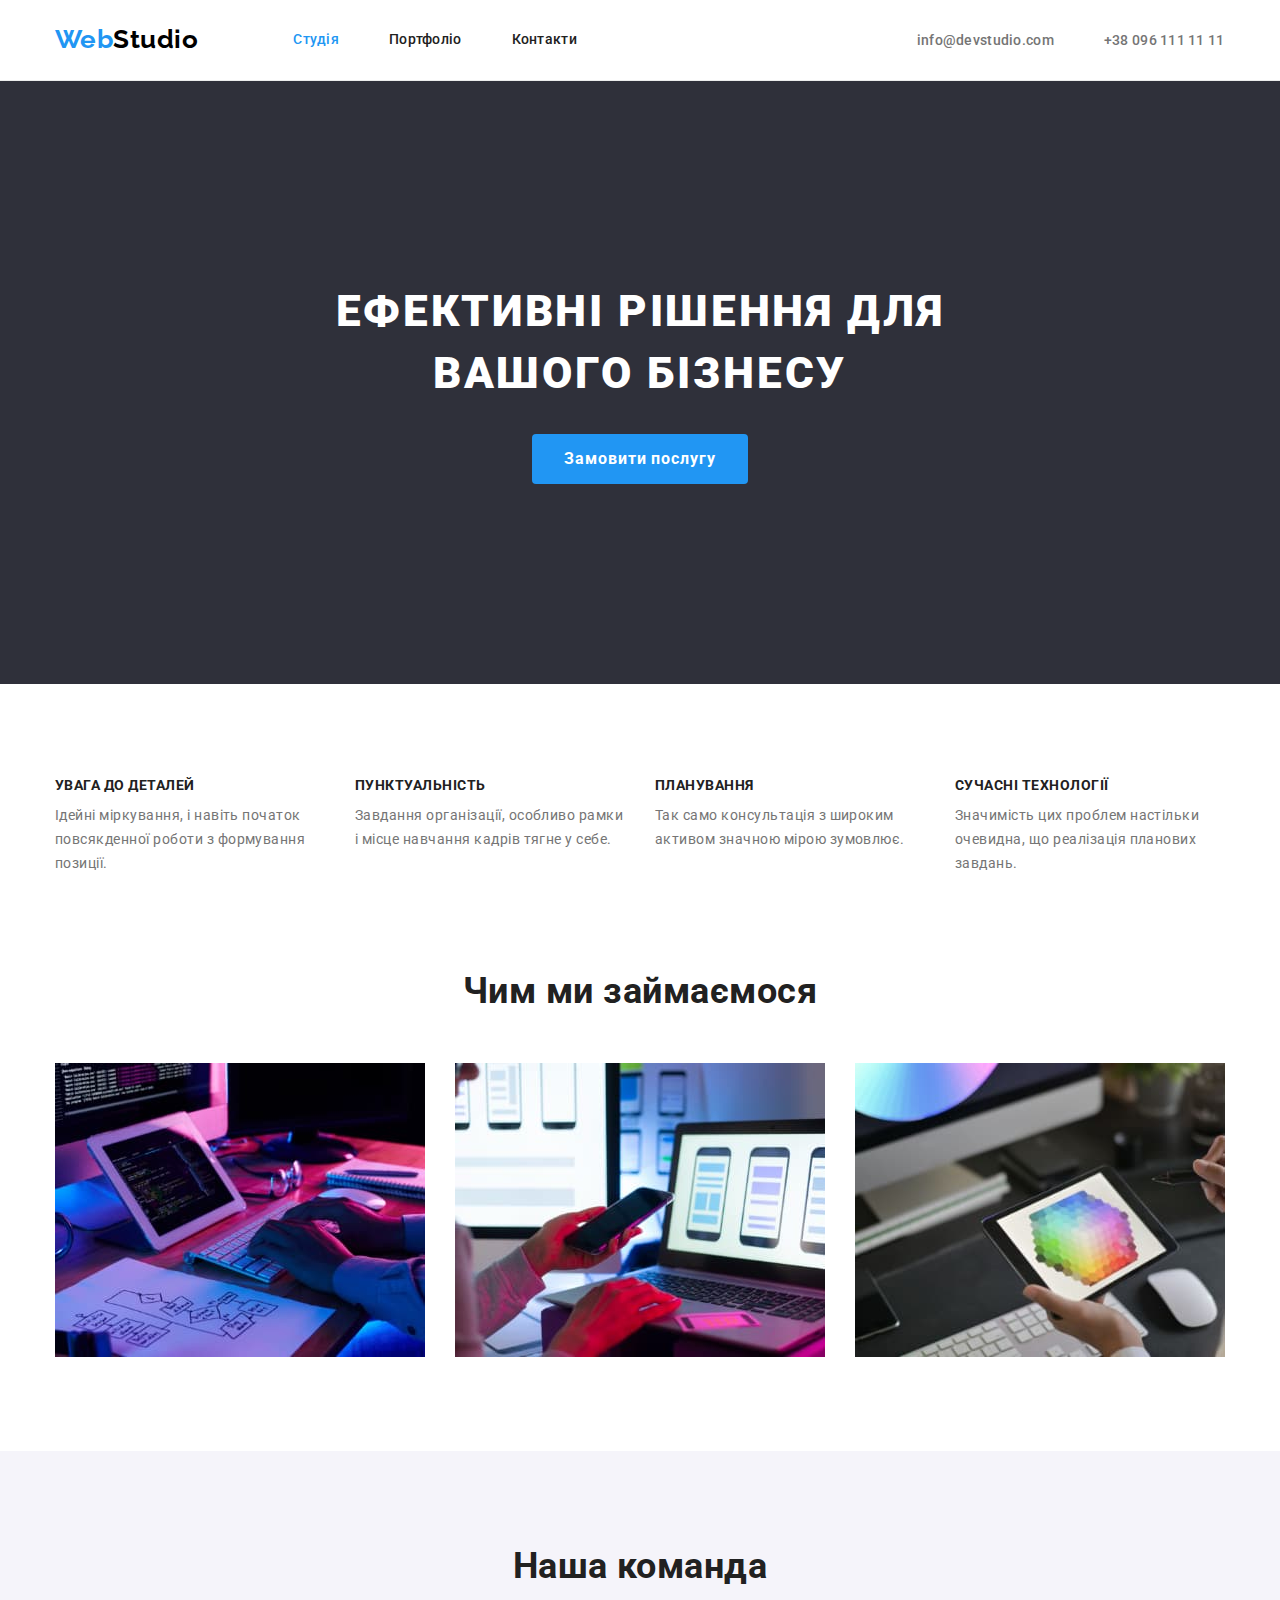
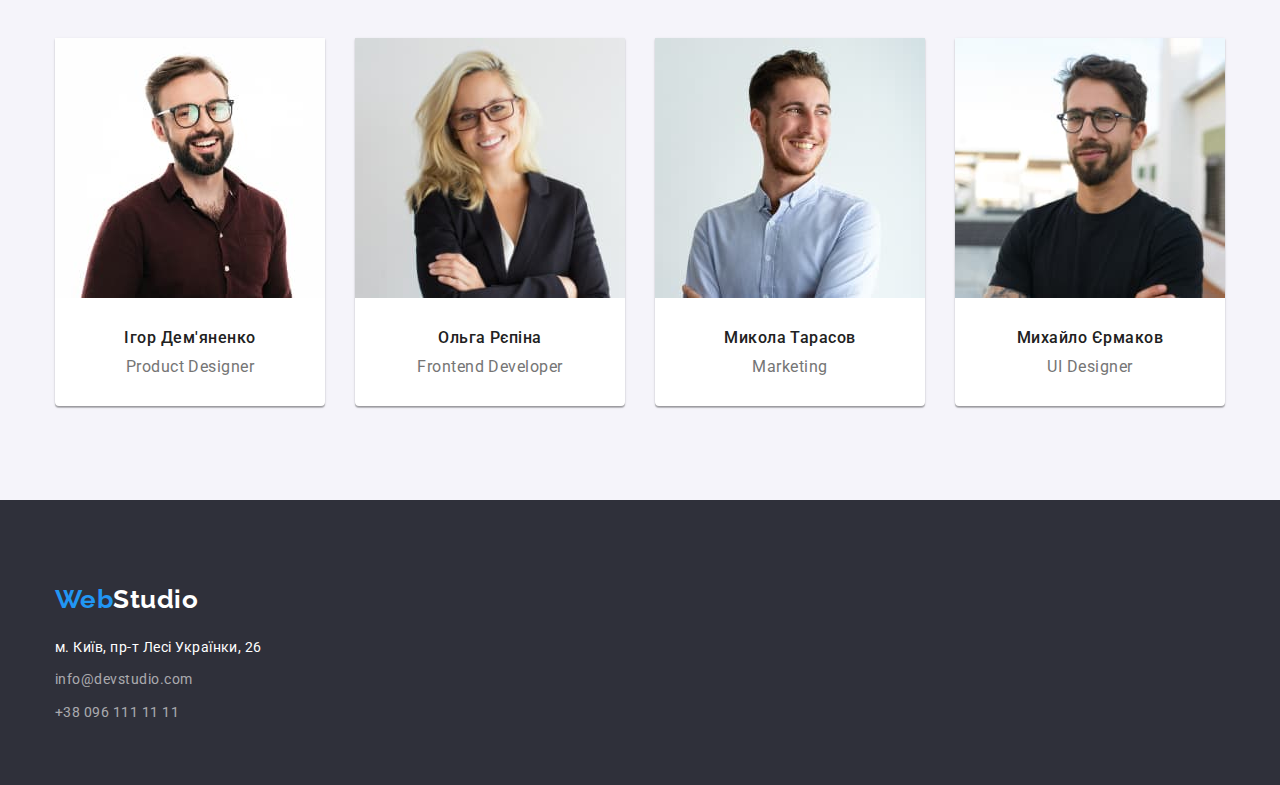
<file: index.html>
<!DOCTYPE html>
<html lang="en">
  <head>
    <meta charset="UTF-8" />
    <meta http-equiv="X-UA-Compatible" content="IE=edge" />
    <meta name="viewport" content="width=device-width, initial-scale=1.0" />
    <title>Студія</title>
    <link rel="preconnect" href="https://fonts.googleapis.com" />
    <link rel="preconnect" href="https://fonts.gstatic.com" crossorigin />
    <link
      href="https://fonts.googleapis.com/css2?family=Raleway:wght@700&family=Roboto:wght@400;500;700;900&display=swap"
      rel="stylesheet"
    />
    <link
      rel="stylesheet"
      href="https://cdnjs.cloudflare.com/ajax/libs/modern-normalize/1.1.0/modern-normalize.min.css"
    />
    <link rel="stylesheet" href="./css/styles.css" />
  </head>
  <body>
    <!-- header -->
    <header class="page-header">
      <div class="container div-header">
        <!-- logo -->
        <a class="logo" href="./index.html"
          ><span class="logo-web">Web</span>
          <span class="logo-studio-head">Studio</span>
        </a>
        <!-- навігація хедера -->
        <nav class="main-nav">
          <ul class="list main-nav-list">
            <li class="nav-item">
              <a class="main-nav-link current" href="./index.html">Студія</a>
            </li>
            <li class="nav-item">
              <a class="main-nav-link" href="./portfolio.html">Портфоліо</a>
            </li>
            <li class="nav-item">
              <a class="main-nav-link" href="">Контакти</a>
            </li>
          </ul>
        </nav>
        <!-- contacts -->
        <ul class="list contacts-list">
          <li class="nav-item">
            <a class="contacts" href="mailto:info@devstudio.com"
              >info@devstudio.com</a
            >
          </li>
          <li class="nav-item">
            <a class="contacts" href="tel:+380961111111">+38 096 111 11 11</a>
          </li>
        </ul>
      </div>
    </header>
    <!-- main content -->
    <main>
      <!-- hero -->
      <section class="hero-section section">
        <div class="container">
          <h1 class="hero-title">
            Ефективні рішення для <br />
            вашого бізнесу
          </h1>
          <button type="button" class="hero-button">Замовити послугу</button>
        </div>
      </section>
      <!-- особливості студії-->
      <section class="peculiarities section">
        <div class="container">
          <h2 class="visually-hidden">Особливості студії</h2>
          <ul class="list peculiarities-list">
            <li class="peculiarities-item">
              <h3 class="peculiarities-title">УВАГА ДО ДЕТАЛЕЙ</h3>
              <p class="peculiarities-discription">
                Ідейні міркування, і навіть початок повсякденної роботи з
                формування позиції.
              </p>
            </li>
            <li class="peculiarities-item">
              <h3 class="peculiarities-title">ПУНКТУАЛЬНІСТЬ</h3>
              <p class="peculiarities-discription">
                Завдання організації, особливо рамки і місце навчання кадрів
                тягне у себе.
              </p>
            </li>
            <li class="peculiarities-item">
              <h3 class="peculiarities-title">ПЛАНУВАННЯ</h3>
              <p class="peculiarities-discription">
                Так само консультація з широким активом значною мірою зумовлює.
              </p>
            </li>
            <li class="peculiarities-item">
              <h3 class="peculiarities-title">СУЧАСНІ ТЕХНОЛОГІЇ</h3>
              <p class="peculiarities-discription">
                Значимість цих проблем настільки очевидна, що реалізація
                планових завдань.
              </p>
            </li>
          </ul>
        </div>
      </section>
      <!-- чим займаємося -->
      <section class="our-work section">
        <div class="container our-work">
          <h2 class="our-work-title">Чим ми займаємося</h2>
          <ul class="list work-list">
            <li class="work-list-item">
              <img src="./images/box1.jpg" alt="приклад роботи" width="370" />
            </li>
            <li class="work-list-item">
              <img src="./images/box2.jpg" alt="приклад роботи" width="370" />
            </li>
            <li class="work-list-item">
              <img src="./images/box3.jpg" alt="приклад роботи" width="370" />
            </li>
          </ul>
        </div>
      </section>
      <!-- наша команда -->
      <section class="team section">
        <div class="container">
          <h2 class="team-title">Наша команда</h2>
          <ul class="list team-list">
            <li class="team-list-item">
              <img
                src="./images/member1.jpg"
                alt="перший член команди"
                width="270"
              />
              <h3 class="team-list-title">Ігор Дем'яненко</h3>
              <p class="team-list-discription">Product Designer</p>
            </li>
            <li class="team-list-item">
              <img
                src="./images/member2.jpg"
                alt="другий член команди"
                width="270"
              />
              <h3 class="team-list-title">Ольга Рєпіна</h3>
              <p class="team-list-discription">Frontend Developer</p>
            </li>
            <li class="team-list-item">
              <img
                src="./images/member3.jpg"
                alt="третій член команди"
                width="270"
              />
              <h3 class="team-list-title">Микола Тарасов</h3>
              <p class="team-list-discription">Marketing</p>
            </li>
            <li class="team-list-item">
              <img
                src="./images/member4.jpg"
                alt="четвертий член команди"
                width="270"
              />
              <h3 class="team-list-title">Михайло Єрмаков</h3>
              <p class="team-list-discription">UI Designer</p>
            </li>
          </ul>
        </div>
      </section>
    </main>
    <!-- footer -->
    <footer class="footer">
      <div class="container">
        <a class="logo footer-logo" href="./index.html"
          ><span class="logo-web">Web</span>
          <span class="logo-studio-footer">Studio</span>
        </a>
        <address class="footer-address">
          <ul class="footer-list list">
            <li class="footer-list-item">
              <a
                class="footer-link address"
                target="_blank"
                rel="noopener noreferrer"
                href="https://goo.gl/maps/77RELUGKc2nSZ557A"
                >м. Київ, пр-т Лесі Українки, 26</a
              >
            </li>
            <li class="footer-list-item">
              <a class="footer-link" href="mailto:info@devstudio.com"
                >info@devstudio.com
              </a>
            </li>
            <li>
              <a class="footer-link" href="tel:+380961111111"
                >+38 096 111 11 11
              </a>
            </li class="footer-list-item">
          </ul>
        </address>
      </div>
    </footer>
  </body>
</html>
</file>
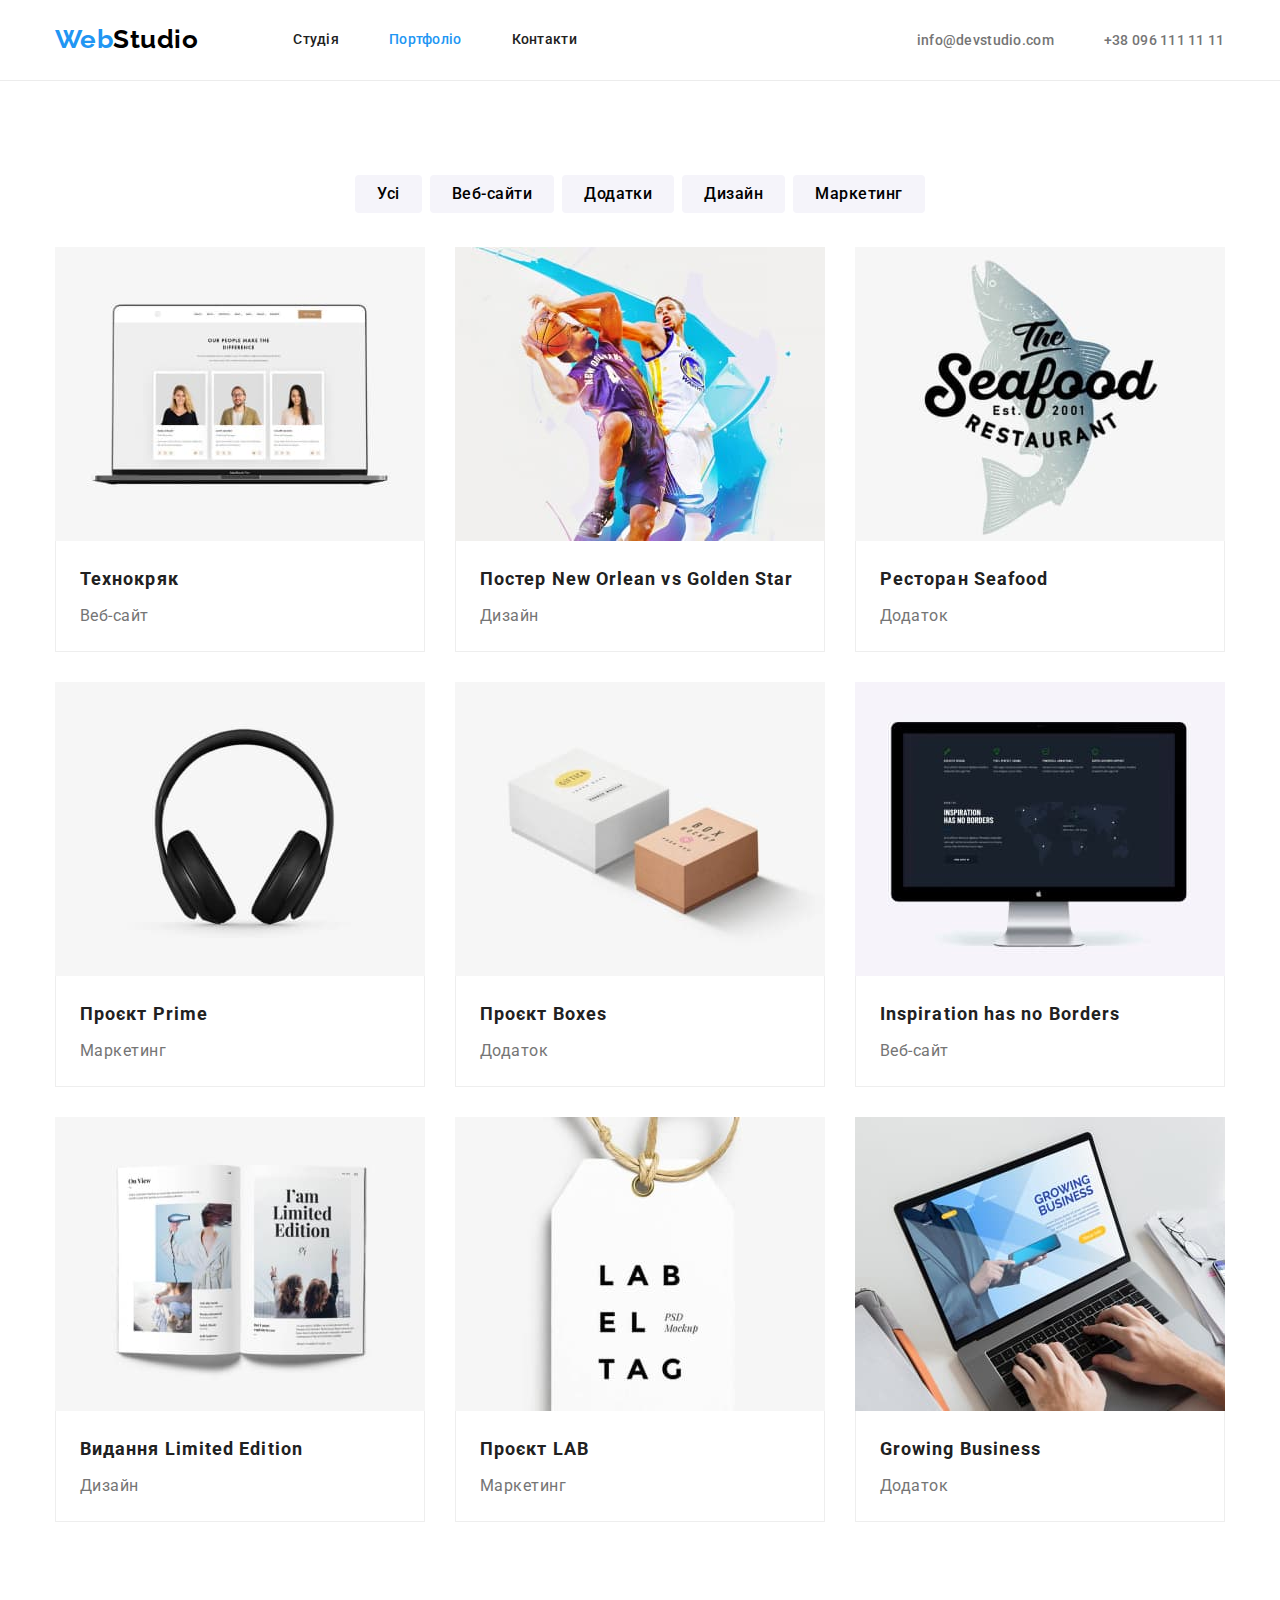
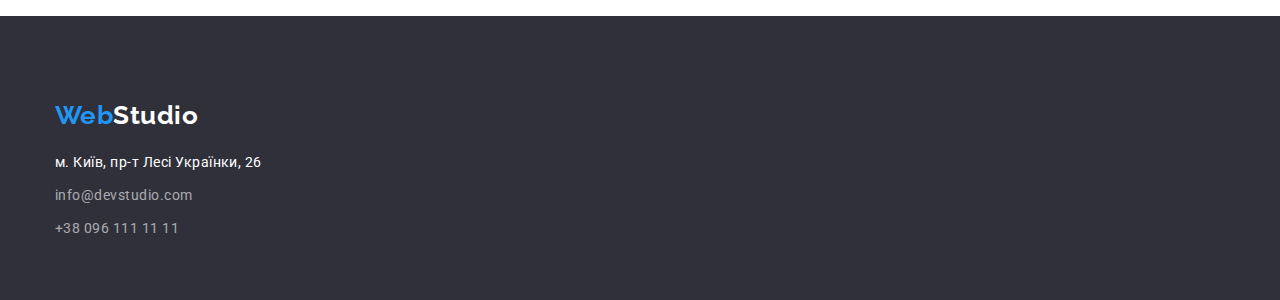
<file: portfolio.html>
<!DOCTYPE html>
<html lang="en">
  <head>
    <meta charset="UTF-8" />
    <meta http-equiv="X-UA-Compatible" content="IE=edge" />
    <meta name="viewport" content="width=device-width, initial-scale=1.0" />
    <title>Портфоліо</title>
    <link rel="preconnect" href="https://fonts.googleapis.com" />
    <link rel="preconnect" href="https://fonts.gstatic.com" crossorigin />
    <link
      href="https://fonts.googleapis.com/css2?family=Raleway:wght@700&family=Roboto:wght@400;500;700;900&display=swap"
      rel="stylesheet"
    />
    <link
      rel="stylesheet"
      href="https://cdnjs.cloudflare.com/ajax/libs/modern-normalize/1.1.0/modern-normalize.min.css"
    />
    <link rel="stylesheet" href="./css/styles.css" />
  </head>
  <body>
    <!-- header -->
       <header class="page-header">
      <div class="container div-header">
        <!-- logo -->
        <a class="logo" href="./index.html"
          ><span class="logo-web">Web</span>
          <span class="logo-studio-head">Studio</span>
        </a>
        <!-- навігація хедера -->
        <nav class="main-nav">
          <ul class="list main-nav-list">
            <li class="nav-item">
              <a class="main-nav-link" href="./index.html">Студія</a>
            </li>
            <li class="nav-item">
              <a class="main-nav-link current" href="./portfolio.html">Портфоліо</a>
            </li>
            <li class="nav-item"><a class="main-nav-link" href="">Контакти</a></li>
          </ul>
        </nav>
        <!-- contacts -->
        <ul class="list contacts-list">
          <li class="nav-item">
            <a class="contacts" href="mailto:info@devstudio.com"
              >info@devstudio.com</a
            >
          </li>
          <li class="nav-item">
            <a class="contacts" href="tel:+380961111111">+38 096 111 11 11</a>
          </li>
        </ul>
      </div>
    </header>
    <!-- main -->
    <main class="main-portfolio">
      <section class="section main-portfolio-section">
        <div class="container">
          <h1 class="visually-hidden">Портфоліо студії</h1>
          <!--filter of page "Portfolio" -->
            <ul class="list filter-list">
              <li class="filter-item"><button type="button" class="button">Усі</button></li>
              <li class="filter-item"><button type="button" class="button">Веб-сайти</button></li>
              <li class="filter-item"><button type="button" class="button">Додатки</button></li>
              <li class="filter-item"><button type="button" class="button">Дизайн</button></li>
              <li class="filter-item"><button type="button" class="button">Маркетинг</button></li>
            </ul>
          <ul class="list portfolio-list">
            <li class="portfolio-list-item">
              <a class="portfolio-list-link" href=""
                ><img
                  src="./images/technokryak.jpg"
                  alt="приклад веб сайту"
                  width="370"
                />
                <h2 class="portfolio-list-title">Технокряк</h2>
                <p class="portfolio-discription">Веб-сайт</p></a
              >
            </li>
            <li class="portfolio-list-item">
              <a href="" class="portfolio-list-link">
                <img
                  src="./images/poster.jpg"
                  alt="постер баскетболістів"
                  width="370"
                />
                <h2 class="portfolio-list-title">
                  Постер New Orlean vs Golden Star
                </h2>
                <p class="portfolio-discription">Дизайн</p></a
              >
            </li>
            <li class="portfolio-list-item">
              <a href="" class="portfolio-list-link">
                <img
                  src="./images/restouran.jpg"
                  alt="приклад додатку"
                  width="370"
                />
                <h2 class="portfolio-list-title">Ресторан Seafood</h2>
                <p class="portfolio-discription">Додаток</p></a
              >
            </li>
            <li class="portfolio-list-item">
              <a class="portfolio-list-link" href="">
                <img
                  src="./images/prime.jpg"
                  alt="проект маркетингу"
                  width="370"
                />
                <h2 class="portfolio-list-title">Проєкт Prime</h2>
                <p class="portfolio-discription">Маркетинг</p></a
              >
            </li>
            <li class="portfolio-list-item">
              <a class="portfolio-list-link" href="">
                <img
                  src="./images/boxes.jpg"
                  alt="приклад додатку"
                  width="370"
                />
                <h2 class="portfolio-list-title">Проєкт Boxes</h2>
                <p class="portfolio-discription">Додаток</p></a
              >
            </li>
            <li class="portfolio-list-item">
              <a class="portfolio-list-link" href="">
                <img
                  src="./images/no-Borders.jpg"
                  alt="приклад веб сайту"
                  width="370"
                />
                <h2 class="portfolio-list-title">Inspiration has no Borders</h2>
                <p class="portfolio-discription">Веб-сайт</p></a
              >
            </li>
            <li class="portfolio-list-item">
              <a class="portfolio-list-link" href="">
                <img
                  src="./images/lim-editiom.jpg"
                  alt="приклад дизайну"
                  width="370"
                />
                <h2 class="portfolio-list-title">Видання Limited Edition</h2>
                <p class="portfolio-discription">Дизайн</p></a
              >
            </li>
            <li class="portfolio-list-item">
              <a class="portfolio-list-link" href=""
                ><img
                  src="./images/lab.jpg"
                  alt="проект маркетингу"
                  width="370"
                />
                <h2 class="portfolio-list-title">Проєкт LAB</h2>
                <p class="portfolio-discription">Маркетинг</p></a
              >
            </li>
            <li class="portfolio-list-item">
              <a class="portfolio-list-link" href="">
                <img
                  src="./images/growing-buisness.jpg"
                  alt="приклад додатку"
                  width="370"
                />
                <h2 class="portfolio-list-title">Growing Business</h2>
                <p class="portfolio-discription">Додаток</p></a
              >
            </li>
          </ul>
        </div>
      </section>
    </main>
    <!-- footer -->
      <footer class="footer">
      <div class="container">
        <a class="logo footer-logo" href="./index.html"
          ><span class="logo-web">Web</span>
          <span class="logo-studio-footer">Studio</span>
        </a>
        <address class="footer-address">
          <ul class="footer-list list">
            <li class="footer-list-item">
              <a
                class="footer-link address"
                target="_blank"
                rel="noopener noreferrer"
                href="https://goo.gl/maps/77RELUGKc2nSZ557A"
                >м. Київ, пр-т Лесі Українки, 26</a
              >
            </li>
            <li class="footer-list-item">
              <a class="footer-link" href="mailto:info@devstudio.com"
                >info@devstudio.com
              </a>
            </li>
            <li>
              <a class="footer-link" href="tel:+380961111111"
                >+38 096 111 11 11
              </a>
            </li class="footer-list-item">
          </ul>
        </address>
      </div>
    </footer>
  </body>
</html>
</file>
<file: css/styles.css>
:root {
  --focus-color: #2196f3;
  --main-color: #212121;
  --fone-color: #757575;
  --main-bg-color: #ffffff;
	--border-color: #EEEEEE;
}

body {
  font-family: 'Roboto', sans-serif;
  font-style: normal;
  color: var(--main-color);
  letter-spacing: 0.03em;
}

h1,
h2,
h3,
p {
  margin-top: 0;
  margin-bottom: 0;
}

img {
  display: block;
}

.list {
  padding: 0;
  margin: 0;
  list-style: none;
}

.page-header {
  border-bottom: 1px solid #ececec;
}

.container {
  width: 1200px;
  margin: 0 auto;
  padding: 0 15px;
}

.main-nav-list {
  display: flex;
  margin-left: 95px;
}

.main-nav-list .nav-item + .nav-item,
.contacts-list .nav-item + .nav-item {
  margin-left: 50px;
}

.main-nav .main-nav-link {
  display: block;
  padding-bottom: 20px;
  padding-top: 20px;
}

.main-nav-link {
  font-weight: 500;
  font-size: 14px;
  line-height: 1.14;
  letter-spacing: 0.02em;
  color: var(--main-color);
}

.main-nav-link:hover,
.main-nav-link:focus {
  color: var(--focus-color);
}

.main-nav .main-nav-link.current {
  color: var(--focus-color);
}

.contacts-list {
  display: flex;
  margin-left: 340px;
}

.logo {
  display: flex;
  padding-top: 24px;
  padding-bottom: 25px;
}

.hero-section.section {
  background: #2f303a;
  text-align: center;
  padding-top: 200px;
  padding-bottom: 200px;
}


.hero-title {
  font-weight: 900;
  font-size: 44px;
  line-height: 1.4;
  text-align: center;
  letter-spacing: 0.06em;
  text-transform: uppercase;
  color: var(--main-bg-color);
}

.hero-button {
  font-size: 16px;
  font-weight: 700;
  line-height: 1.875;
  letter-spacing: 0.06em;
  color: var(--main-bg-color);

  min-width: 216px;
  background: var(--focus-color);
  border-radius: 4px;
  border: var(--focus-color);
  cursor: pointer;
  padding: 10px 32px;
  margin-top: 30px;
}

.div-header {
  display: flex;
  align-items: center;
}

.visually-hidden {
  position: absolute;
  white-space: nowrap;
  width: 1px;
  height: 1px;
  overflow: hidden;
  border: 0;
  padding: 0;
  clip: rect(0 0 0 0);
  clip-path: inset(50%);
  margin: -1px;
}

.peculiarities-discription,
.team-list-discription,
.portfolio-discription,
.nav-item > .contacts {
  color: var(--fone-color);
}

.peculiarities-item {
  min-width: 270px;
}

.peculiarities-list {
  display: flex;
}

.peculiarities-list .peculiarities-item:not(:last-child) {
  margin-right: 30px;
}

.peculiarities-title {
  font-size: 14px;
  line-height: 1.14;
  text-transform: uppercase;
  margin-bottom: 10px;
}

.peculiarities-discription {
  font-size: 14px;
  line-height: 1.7;
}

.section {
  padding-top: 94px;
  padding-bottom: 94px;
}

.our-work.section {
  padding-top: 0;
}

.logo,
.main-nav-link,
.contacts,
.footer-link,
.portfolio-list-link {
  text-decoration: none;
}

.our-work-title,
.team-title {
  margin-bottom: 50px;
}

.work-list {
  display: flex;
}

.work-list-item:not(:last-child) {
  margin-right: 30px;
}

.team-title,
.our-work-title {
  font-size: 36px;
  line-height: 1.2;
  text-align: center;
}

.team-list-discription,
.team-list-title {
  font-size: 16px;
  text-align: center;
}

.team-list-discription {
  margin-bottom: 30px;
}

.team-list-title {
  font-weight: 500;
  margin-top: 30px;
  margin-bottom: 10px;
}

.team-list {
  display: flex;
}

.team-list-item:not(:last-child) {
  margin-right: 30px;
}

.team-list-item {
   background-color: var(--main-bg-color);
}

.team-list-item {
  box-shadow: 0px 1px 3px rgba(0, 0, 0, 0.12), 0px 1px 1px rgba(0, 0, 0, 0.14),
    0px 2px 1px rgba(0, 0, 0, 0.2);
  border-radius: 0px 0px 4px 4px;
}

.team {
  line-height: 1.2;
  background-color: #f5f4fa;
}

.logo {
  font-family: 'Raleway', sans-serif;
  font-style: normal;
  font-size: 26px;
  font-weight: 700;
  line-height: 1.2;
}

.logo-web {
  color: var(--focus-color);
}

.logo-studio-head {
  color: #000000;
}

.contacts {
  font-weight: 500;
  font-size: 14px;
  line-height: 1.14;
  letter-spacing: 0.02em;
  color: var(--main-color);
  padding-top: 20px;
  padding-bottom: 20px;
}
.contacts:hover,
.contacts:focus {
  color: var(--focus-color);
}

.button {
  font-weight: 500;
  background: #f5f4fa;
  font-size: 16px;
  line-height: 1.6;
  text-align: center;
  letter-spacing: inherit;
  padding: 6px 22px;
  border-radius: 4px;
  border: none;
  cursor: pointer;
}

.filter-list button:hover,
.filter-list button:focus {
  background-color: var(--focus-color);
  color: var(--main-bg-color);
  box-shadow: 0px 3px 1px rgba(0, 0, 0, 0.1), 0px 1px 2px rgba(0, 0, 0, 0.08),
    0px 2px 2px rgba(0, 0, 0, 0.12);
}

.portfolio-list-title {
  font-size: 18px;
  line-height: 2;
  letter-spacing: 0.06em;
  color: var(--main-color);

  padding-left: 24px;
  padding-top: 20px;
  padding-bottom: 4px;
	border-left: 1px solid var(--border-color);
	border-right: 1px solid var(--border-color);
}

.portfolio-discription {
  line-height: 1.875;
  padding-left: 24px;
  padding-bottom: 20px;
	border-left: 1px solid var(--border-color);
	border-right: 1px solid var(--border-color);
	border-bottom: 1px solid var(--border-color);
}

.portfolio-list {
  display: flex;
  flex-wrap: wrap;
  gap: 30px;
}

.filter-list {
  display: flex;
  justify-content: center;
  margin-bottom: 34px;
}

.filter-item:not(:last-child) {
  margin-right: 8px;
}

.footer {
  background: #2f303a;
  padding-top: 60px;
  padding-bottom: 60px;
}

.logo.footer-logo {
  padding-bottom: 0;
  margin-bottom: 20px;
}

.footer-link:hover,
.footer-link:focus {
  color: var(--focus-color);
}

.footer-link {
  font-weight: 400;
  font-size: 14px;
  line-height: 1.7;
  font-style: normal;
  color: rgba(255, 255, 255, 0.6);
}

.footer-list-item:not(:last-child) {
  margin-bottom: 9px;
}

.address,
.logo-studio-footer {
  color: var(--main-bg-color);
}
</file>
